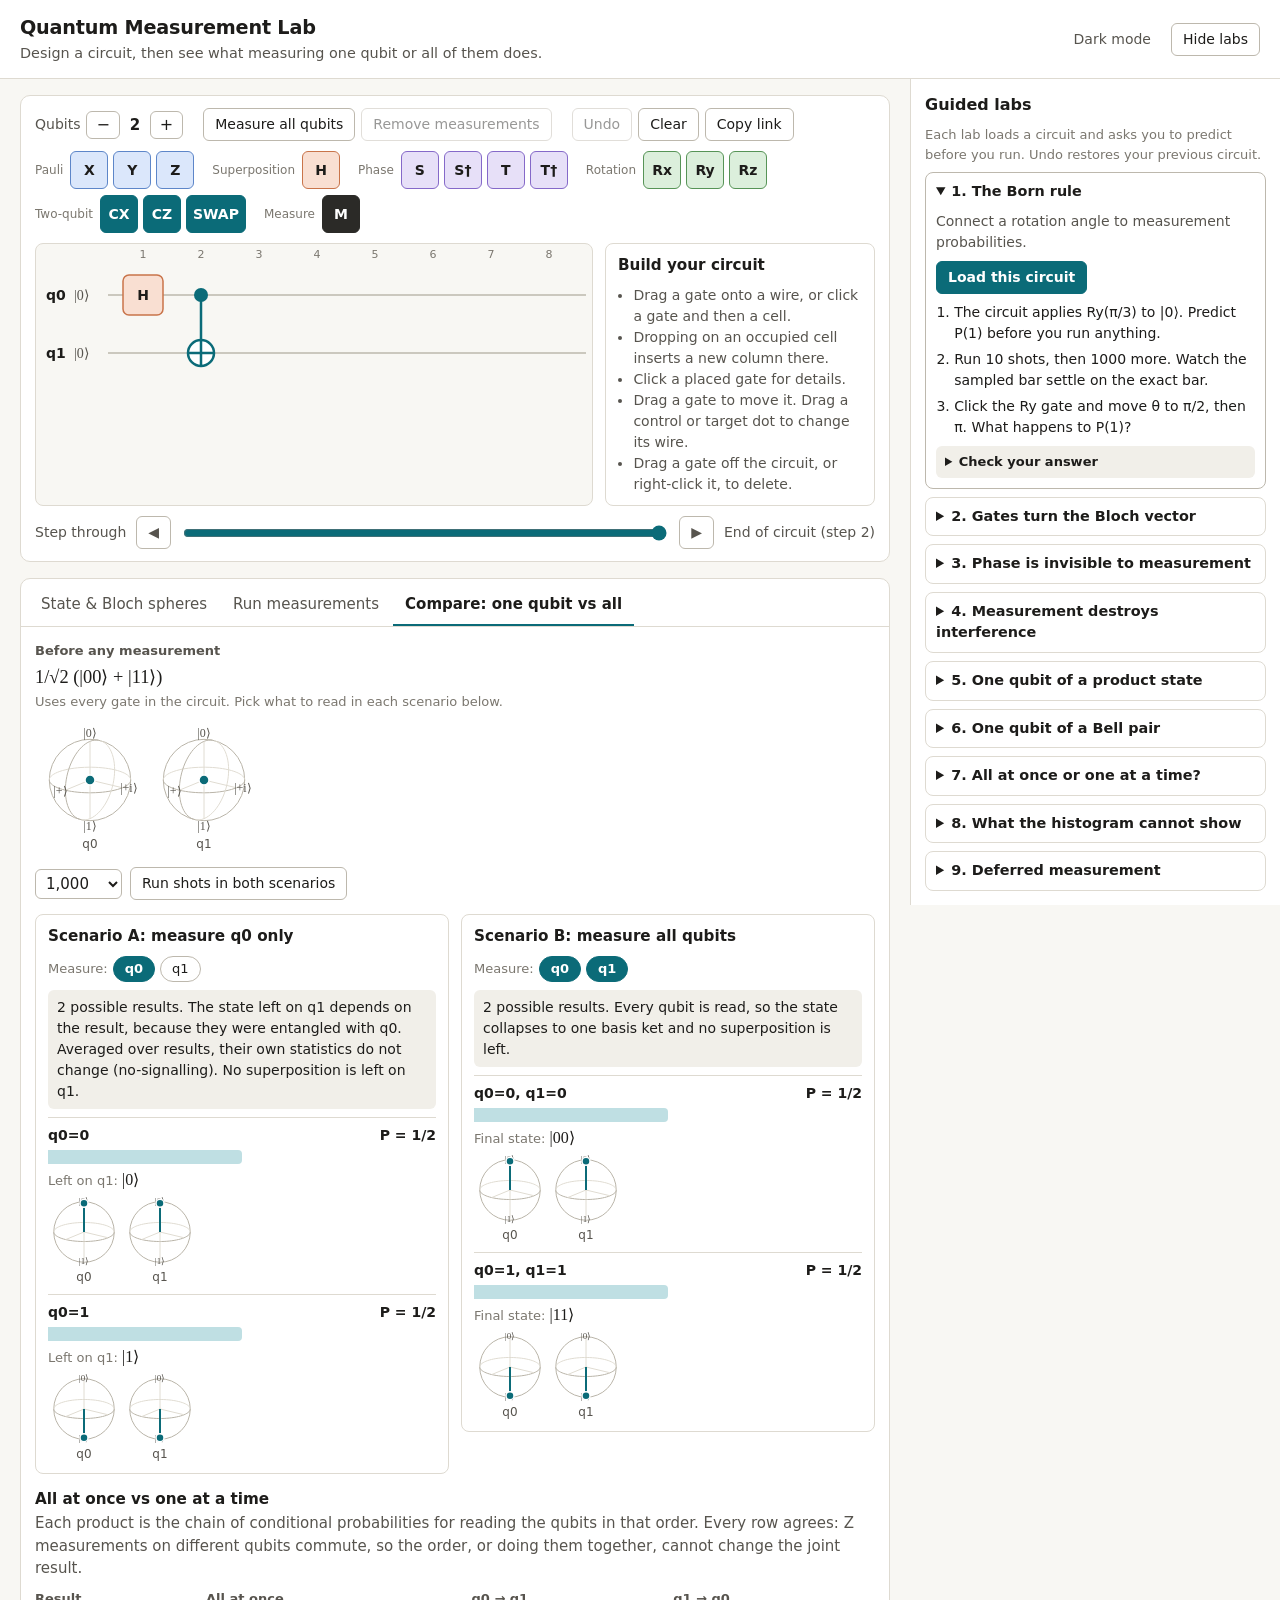
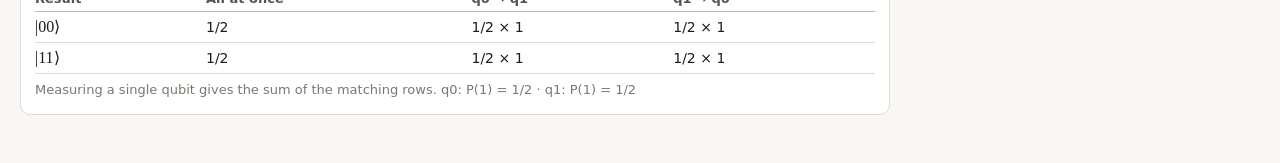
<file: index.html>
<!doctype html>
<html lang="en">
<head>
<meta charset="utf-8">
<meta name="viewport" content="width=device-width, initial-scale=1">
<title>Quantum Measurement Lab</title>
<meta name="description" content="Design a quantum circuit and see what measuring one qubit, or all of them, actually does.">
<link rel="stylesheet" href="css/style.css">
</head>
<body>
<header class="topbar">
  <div>
    <h1>Quantum Measurement Lab</h1>
    <p>Design a circuit, then see what measuring one qubit or all of them does.</p>
  </div>
  <div class="topbar-actions">
    <button id="theme-toggle" class="btn ghost" type="button">Dark mode</button>
    <button id="labs-toggle" class="btn" type="button" aria-expanded="true" aria-controls="labs">Hide labs</button>
  </div>
</header>

<div class="layout" id="layout">
  <main class="workspace">
    <section class="builder" aria-label="Circuit designer">
      <div class="toolbar">
        <div class="stepper" role="group" aria-label="Number of qubits">
          <span class="stepper-label">Qubits</span>
          <button id="qubit-minus" class="btn small" type="button" aria-label="Remove a qubit">−</button>
          <output id="qubit-count">2</output>
          <button id="qubit-plus" class="btn small" type="button" aria-label="Add a qubit">+</button>
        </div>
        <span class="toolbar-gap"></span>
        <button id="measure-all" class="btn" type="button">Measure all qubits</button>
        <button id="remove-measures" class="btn" type="button">Remove measurements</button>
        <span class="toolbar-gap"></span>
        <button id="undo" class="btn" type="button">Undo</button>
        <button id="clear" class="btn" type="button">Clear</button>
        <button id="share" class="btn" type="button">Copy link</button>
      </div>

      <div id="palette" class="palette" aria-label="Gates"></div>

      <div class="circuit-row">
        <div class="circuit-scroll" id="circuit-scroll">
          <svg id="circuit" class="circuit" role="img" aria-label="Quantum circuit"></svg>
        </div>
        <aside id="inspector" class="inspector" aria-live="polite"></aside>
      </div>

      <div class="scrub" id="scrub"></div>
    </section>

    <section class="results" aria-label="Results">
      <div class="tabs" role="tablist">
        <button class="tab" role="tab" data-tab="state" type="button">State &amp; Bloch spheres</button>
        <button class="tab" role="tab" data-tab="measure" type="button">Run measurements</button>
        <button class="tab" role="tab" data-tab="compare" type="button">Compare: one qubit vs all</button>
      </div>
      <div id="panel" class="panel" role="tabpanel"></div>
    </section>
  </main>

  <aside id="labs" class="labs" aria-label="Guided labs"></aside>
</div>

<div id="toast" class="toast" role="status" aria-live="polite"></div>

<script src="js/quantum.js"></script>
<script src="js/bloch.js"></script>
<script src="js/labs.js"></script>
<script src="js/app.js"></script>
</body>
</html>
</file>
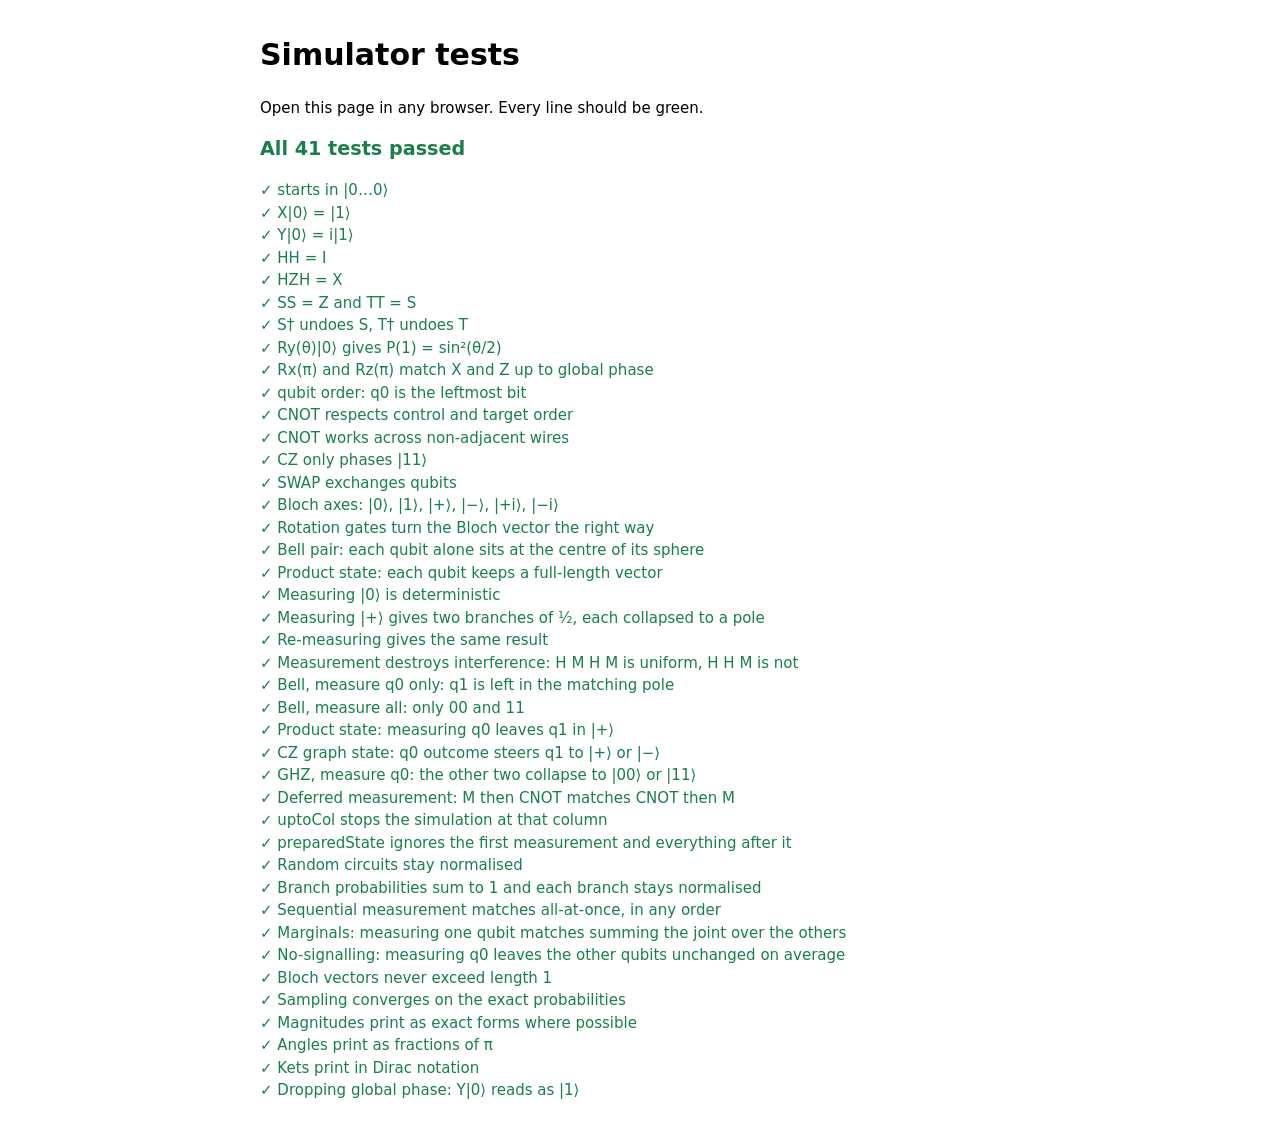
<file: tests/index.html>
<!doctype html>
<html lang="en">
<head>
<meta charset="utf-8">
<title>Simulator tests</title>
<style>
  body { font: 15px/1.5 system-ui, sans-serif; max-width: 760px; margin: 2rem auto; padding: 0 1rem; }
  .pass { color: #1a7f4b; } .fail { color: #c0392b; font-weight: 600; white-space: pre-wrap; }
  #summary { font-size: 1.2rem; font-weight: 600; margin-bottom: 1rem; }
</style>
</head>
<body>
<h1>Simulator tests</h1>
<p>Open this page in any browser. Every line should be green.</p>
<div id="summary"></div>
<div id="results"></div>
<script src="../js/quantum.js"></script>
<script src="quantum.test.js"></script>
</body>
</html>
</file>
<file: css/style.css>
:root {
  --paper: #f8f7f3;
  --surface: #ffffff;
  --sunken: #f1efe9;
  --ink: #1d1c1a;
  --ink-2: #57544e;
  --ink-3: #7b776f;
  --line: #dedad1;
  --line-strong: #bdb8ad;
  --accent: #0b6b78;
  --accent-soft: #bfdfe3;
  --accent-ink: #ffffff;
  --highlight: #fff3c9;

  --g-pauli: #dbe7fb;    --g-pauli-b: #5d86c9;
  --g-clifford: #f9dfd2; --g-clifford-b: #c9744a;
  --g-phase: #e7e0f8;    --g-phase-b: #8569c9;
  --g-rotation: #dcefdc; --g-rotation-b: #579457;
  --g-entangling: #0b6b78;
  --g-measure: #2b2a27;  --g-measure-ink: #ffffff;

  --sphere-line: #b9b4a8;
  --sphere-back: #e0dcd2;
  --sphere-text: #57544e;
  --ket: "Cambria Math", "STIX Two Math", "Latin Modern Math", Georgia, serif;
  --mono: ui-monospace, "SF Mono", "DejaVu Sans Mono", Menlo, Consolas, monospace;
  color-scheme: light;
}

@media (prefers-color-scheme: dark) {
  :root:not([data-theme="light"]) {
    --paper: #161614; --surface: #201f1d; --sunken: #2a2926; --ink: #f0eee8; --ink-2: #b9b5ab; --ink-3: #97938a;
    --line: #38362f; --line-strong: #55524a; --accent: #5cc0cc; --accent-soft: #1f4a50; --accent-ink: #0e2a2e; --highlight: #4d4318;
    --g-pauli: #233553; --g-pauli-b: #7ba3e3; --g-clifford: #4e2f20; --g-clifford-b: #e29670;
    --g-phase: #352b53; --g-phase-b: #a48fe6; --g-rotation: #263f26; --g-rotation-b: #7fbf7f;
    --g-entangling: #5cc0cc; --g-measure: #e8e6df; --g-measure-ink: #1d1c1a;
    --sphere-line: #6f6b61; --sphere-back: #3a3832; --sphere-text: #b9b5ab;
    color-scheme: dark;
  }
}
:root[data-theme="dark"] {
  --paper: #161614; --surface: #201f1d; --sunken: #2a2926; --ink: #f0eee8; --ink-2: #b9b5ab; --ink-3: #97938a;
  --line: #38362f; --line-strong: #55524a; --accent: #5cc0cc; --accent-soft: #1f4a50; --accent-ink: #0e2a2e; --highlight: #4d4318;
  --g-pauli: #233553; --g-pauli-b: #7ba3e3; --g-clifford: #4e2f20; --g-clifford-b: #e29670;
  --g-phase: #352b53; --g-phase-b: #a48fe6; --g-rotation: #263f26; --g-rotation-b: #7fbf7f;
  --g-entangling: #5cc0cc; --g-measure: #e8e6df; --g-measure-ink: #1d1c1a;
  --sphere-line: #6f6b61; --sphere-back: #3a3832; --sphere-text: #b9b5ab;
  color-scheme: dark;
}

* { box-sizing: border-box; }
html { -webkit-text-size-adjust: 100%; }
body {
  margin: 0; background: var(--paper); color: var(--ink);
  font: 15px/1.5 system-ui, -apple-system, "Segoe UI", Roboto, sans-serif;
}
h1, h2, h3, h4, p { margin: 0; }
button, select, input { font: inherit; color: inherit; }
:focus-visible { outline: 2px solid var(--accent); outline-offset: 2px; }

.topbar {
  display: flex; justify-content: space-between; align-items: center; gap: 16px; flex-wrap: wrap;
  padding: 14px 20px; border-bottom: 1px solid var(--line); background: var(--surface);
}
.topbar h1 { font-size: 1.2rem; letter-spacing: -0.01em; }
.topbar p { color: var(--ink-2); font-size: 0.9rem; }
.topbar-actions { display: flex; gap: 8px; }

.btn {
  border: 1px solid var(--line-strong); background: var(--surface); border-radius: 6px;
  padding: 5px 11px; cursor: pointer; font-size: 0.875rem; white-space: nowrap;
}
.btn:hover:not(:disabled) { background: var(--sunken); }
.btn:disabled { opacity: 0.45; cursor: not-allowed; }
.btn.small { padding: 1px 9px; font-size: 1rem; }
.btn.ghost { border-color: transparent; background: transparent; color: var(--ink-2); }
.btn.primary { background: var(--accent); border-color: var(--accent); color: var(--accent-ink); font-weight: 600; }
.btn.primary:hover:not(:disabled) { background: var(--accent); filter: brightness(1.1); }

.layout { display: grid; grid-template-columns: minmax(0, 1fr) 370px; align-items: start; }
.layout.labs-hidden { grid-template-columns: minmax(0, 1fr); }
.layout.labs-hidden .labs { display: none; }
.workspace { padding: 16px 20px 48px; display: flex; flex-direction: column; gap: 16px; min-width: 0; }

.builder, .results { background: var(--surface); border: 1px solid var(--line); border-radius: 10px; }
.builder { padding: 12px 14px; display: flex; flex-direction: column; gap: 10px; }

.toolbar { display: flex; flex-wrap: wrap; align-items: center; gap: 6px; }
.toolbar-gap { width: 8px; }
.stepper { display: inline-flex; align-items: center; gap: 6px; }
.stepper-label { color: var(--ink-2); font-size: 0.875rem; }
.stepper output { min-width: 1.2em; text-align: center; font-weight: 600; }

.palette { display: flex; flex-wrap: wrap; gap: 6px 18px; user-select: none; -webkit-user-select: none; }
.palette-group { display: flex; align-items: center; gap: 5px; }
.palette-group > span { color: var(--ink-3); font-size: 0.75rem; margin-right: 2px; }
.gate-chip {
  min-width: 38px; height: 38px; padding: 0 6px; border-radius: 6px; cursor: grab; font-weight: 600;
  display: inline-flex; align-items: center; justify-content: center; touch-action: none;
  border: 1.5px solid var(--line-strong); background: var(--sunken); font-size: 0.875rem;
}
.gate-chip:hover:not(:disabled) { filter: brightness(0.96); }
.gate-chip:disabled { opacity: 0.35; cursor: not-allowed; }
.gate-chip.armed { box-shadow: 0 0 0 3px var(--accent); }
.gate-chip.k-pauli { background: var(--g-pauli); border-color: var(--g-pauli-b); }
.gate-chip.k-clifford { background: var(--g-clifford); border-color: var(--g-clifford-b); }
.gate-chip.k-phase { background: var(--g-phase); border-color: var(--g-phase-b); }
.gate-chip.k-rotation { background: var(--g-rotation); border-color: var(--g-rotation-b); }
.gate-chip.k-entangling { background: var(--g-entangling); border-color: var(--g-entangling); color: var(--accent-ink); }
.gate-chip.k-measure { background: var(--g-measure); border-color: var(--g-measure); color: var(--g-measure-ink); }
.gate-ghost {
  position: fixed; z-index: 50; pointer-events: none; transform: translate(-50%, -50%); opacity: 0.9;
  box-shadow: 0 4px 14px rgba(0, 0, 0, 0.25);
}

.circuit-row { display: grid; grid-template-columns: minmax(0, 1fr) 270px; gap: 12px; align-items: stretch; min-height: 250px; }
.circuit-scroll { overflow-x: auto; border: 1px solid var(--line); border-radius: 8px; background: var(--paper); }
.circuit { display: block; user-select: none; -webkit-user-select: none; }
.circuit .wire { stroke: var(--line-strong); stroke-width: 1.5; }
.circuit .wire-label { fill: var(--ink); font-size: 14px; font-weight: 600; }
.circuit .wire-init { fill: var(--ink-2); font-size: 14px; font-family: var(--ket); }
.circuit .col-num { fill: var(--ink-3); font-size: 11px; text-anchor: middle; }
.circuit .view-band { fill: var(--highlight); }
.circuit .drop-preview { fill: var(--accent); opacity: 0.2; }
.circuit .op { cursor: grab; touch-action: none; }
.circuit .op.future { opacity: 0.28; }
.circuit .gate-box { stroke-width: 1.5; }
.circuit .gate-text { fill: var(--ink); font-size: 14px; font-weight: 600; text-anchor: middle; dominant-baseline: central; pointer-events: none; }
.circuit .gate-angle { fill: var(--ink-2); font-size: 10px; text-anchor: middle; dominant-baseline: central; pointer-events: none; }
.circuit .k-pauli .gate-box { fill: var(--g-pauli); stroke: var(--g-pauli-b); }
.circuit .k-clifford .gate-box { fill: var(--g-clifford); stroke: var(--g-clifford-b); }
.circuit .k-phase .gate-box { fill: var(--g-phase); stroke: var(--g-phase-b); }
.circuit .k-rotation .gate-box { fill: var(--g-rotation); stroke: var(--g-rotation-b); }
.circuit .k-measure .gate-box { fill: var(--g-measure); stroke: var(--g-measure); }
.circuit .meter { fill: none; stroke: var(--g-measure-ink); stroke-width: 1.8; pointer-events: none; stroke-linecap: round; }
.circuit .link { stroke: var(--g-entangling); stroke-width: 2.5; }
.circuit .ctrl-dot { fill: var(--g-entangling); }
.circuit .target-ring { fill: var(--surface); stroke: var(--g-entangling); stroke-width: 2.5; }
.circuit .target-plus { stroke: var(--g-entangling); stroke-width: 2.5; pointer-events: none; }
.circuit .swap-x { stroke: var(--g-entangling); stroke-width: 3; stroke-linecap: round; }
.circuit .hit { fill: transparent; }
.circuit .selected-ring { fill: none; stroke: var(--accent); stroke-width: 2; stroke-dasharray: 4 3; pointer-events: none; }

.inspector {
  border: 1px solid var(--line); border-radius: 8px; padding: 10px 12px; font-size: 0.875rem;
  display: flex; flex-direction: column; gap: 8px; min-height: 120px;
}
.inspector h3 { font-size: 0.95rem; }
.inspector ul { margin: 0; padding-left: 1.1em; color: var(--ink-2); }
.inspector label { display: flex; flex-direction: column; gap: 2px; color: var(--ink-2); font-size: 0.8125rem; }
.inspector input[type="range"] { width: 100%; accent-color: var(--accent); }
.inspector .about { color: var(--ink-2); }
.inspector .qubit-pickers { display: flex; gap: 8px; }
.inspector select { padding: 2px 4px; border-radius: 4px; border: 1px solid var(--line-strong); background: var(--surface); }
.matrix { display: inline-grid; gap: 1px 12px; padding: 2px 8px; border-left: 2px solid var(--ink-2); border-right: 2px solid var(--ink-2); border-radius: 6px; font-family: var(--ket); font-size: 0.875rem; text-align: center; }

.scrub { display: flex; align-items: center; gap: 10px; flex-wrap: wrap; font-size: 0.875rem; color: var(--ink-2); }
.scrub input[type="range"] { flex: 1 1 180px; accent-color: var(--accent); min-width: 120px; }

.tabs { display: flex; gap: 2px; padding: 6px 8px 0; border-bottom: 1px solid var(--line); overflow-x: auto; }
.tab {
  border: 0; background: none; padding: 8px 12px; cursor: pointer; color: var(--ink-2);
  border-bottom: 2.5px solid transparent; white-space: nowrap; font-weight: 500;
}
.tab[aria-selected="true"] { color: var(--ink); border-bottom-color: var(--accent); font-weight: 600; }
.panel { padding: 14px; display: flex; flex-direction: column; gap: 14px; }

.ket { font-family: var(--ket); font-size: 1.15rem; overflow-wrap: anywhere; }
.ket-small { font-family: var(--ket); font-size: 1rem; overflow-wrap: anywhere; }
.muted { color: var(--ink-2); }
.fine { color: var(--ink-3); font-size: 0.8125rem; }
.section-title { font-size: 0.8125rem; font-weight: 600; color: var(--ink-2); margin-bottom: 4px; }
.state-line { display: flex; flex-direction: column; gap: 2px; }

.chips { display: flex; flex-wrap: wrap; gap: 5px; align-items: center; }
.chip {
  border: 1px solid var(--line-strong); border-radius: 999px; background: var(--surface);
  padding: 2px 11px; cursor: pointer; font-size: 0.8125rem;
}
.chip[aria-pressed="true"] { background: var(--accent); border-color: var(--accent); color: var(--accent-ink); font-weight: 600; }

.bloch-row { display: flex; flex-wrap: wrap; gap: 10px; }
.bloch-card {
  border: 1px solid var(--line); border-radius: 8px; padding: 8px 10px; display: flex; flex-direction: column;
  align-items: center; gap: 2px; width: 196px;
}
.bloch-card h4 { font-size: 0.9rem; }
.bloch-card .facts { font-size: 0.8125rem; color: var(--ink-2); text-align: center; line-height: 1.35; }
.bloch-card .verdict { font-size: 0.8125rem; font-weight: 600; text-align: center; }
canvas.bloch { cursor: grab; touch-action: none; display: block; }
.bloch-mini { display: inline-flex; flex-direction: column; align-items: center; font-size: 0.75rem; color: var(--ink-2); }
.bloch-minis { display: flex; flex-wrap: wrap; gap: 4px; }

.table-wrap { overflow-x: auto; }
table.data { border-collapse: collapse; width: 100%; font-size: 0.875rem; }
table.data th { text-align: left; font-weight: 600; color: var(--ink-2); font-size: 0.8125rem; border-bottom: 1px solid var(--line-strong); padding: 3px 10px 3px 0; white-space: nowrap; }
table.data td { border-bottom: 1px solid var(--line); padding: 3px 10px 3px 0; white-space: nowrap; font-variant-numeric: tabular-nums; }
table.data td.bar-cell { width: 45%; min-width: 90px; }
.mini-bar { height: 10px; background: var(--accent); border-radius: 0 4px 4px 0; min-width: 2px; }

.controls { display: flex; flex-wrap: wrap; align-items: center; gap: 8px; }
.controls select { padding: 4px 6px; border-radius: 6px; border: 1px solid var(--line-strong); background: var(--surface); }
.empty { padding: 24px 12px; text-align: center; display: flex; flex-direction: column; gap: 10px; align-items: center; }

.measure-grid { display: grid; grid-template-columns: minmax(0, 1.25fr) minmax(0, 1fr); gap: 16px; align-items: start; }
.legend { display: flex; flex-wrap: wrap; gap: 14px; font-size: 0.8125rem; color: var(--ink-2); }
.legend i { display: inline-block; vertical-align: -1px; margin-right: 5px; border-radius: 0 3px 3px 0; }
.legend .key-exact { width: 18px; height: 14px; background: var(--accent-soft); }
.legend .key-sampled { width: 18px; height: 6px; background: var(--accent); vertical-align: 2px; }
.hist-head, .hist-row { display: grid; grid-template-columns: auto minmax(60px, 1fr) 4.2em 4.2em; gap: 10px; align-items: center; }
.hist-head { font-size: 0.75rem; color: var(--ink-2); font-weight: 600; padding: 0 6px 3px; }
.hist-head .num, .hist-row .num { text-align: right; font-variant-numeric: tabular-nums; }
.hist-row {
  width: 100%; border: 0; background: none; padding: 3px 6px; cursor: pointer; border-radius: 6px; text-align: left; font-size: 0.875rem;
}
.hist-row:hover { background: var(--sunken); }
.hist-row.picked { background: var(--sunken); box-shadow: inset 2px 0 0 var(--accent); }
.hist-row.flash { animation: flash 900ms ease-out; }
@keyframes flash { 0% { background: var(--highlight); } 100% { background: transparent; } }
@media (prefers-reduced-motion: reduce) { .hist-row.flash { animation: none; background: var(--highlight); } }
.bits { display: inline-flex; font-family: var(--mono); font-weight: 600; }
.bits > span { width: 2.1em; text-align: center; }
.bar-track { position: relative; height: 20px; }
.bar-exact { position: absolute; left: 0; top: 0; bottom: 0; background: var(--accent-soft); border-radius: 0 4px 4px 0; }
.bar-sampled { position: absolute; left: 0; top: 7px; height: 6px; background: var(--accent); border-radius: 0 3px 3px 0; }
.detail { border: 1px solid var(--line); border-radius: 8px; padding: 10px 12px; display: flex; flex-direction: column; gap: 8px; }
.detail h3 { font-size: 0.95rem; }

.compare-grid { display: grid; grid-template-columns: repeat(2, minmax(0, 1fr)); gap: 12px; align-items: start; }
.scenario { border: 1px solid var(--line); border-radius: 8px; padding: 10px 12px; display: flex; flex-direction: column; gap: 8px; min-width: 0; }
.scenario h3 { font-size: 0.95rem; }
.scenario .insight { background: var(--sunken); border-radius: 6px; padding: 7px 9px; font-size: 0.875rem; }
.outcome { border-top: 1px solid var(--line); padding-top: 7px; display: flex; flex-direction: column; gap: 4px; }
.outcome-head { display: flex; justify-content: space-between; gap: 8px; font-size: 0.875rem; font-weight: 600; flex-wrap: wrap; }
.outcome .num { font-variant-numeric: tabular-nums; }
.outcome .bar-track { height: 14px; }
.outcome .bar-sampled { top: 4px; }

.labs { border-left: 1px solid var(--line); padding: 14px; display: flex; flex-direction: column; gap: 8px; position: sticky; top: 0; max-height: 100vh; overflow-y: auto; background: var(--surface); }
.labs > h2 { font-size: 1rem; }
.lab { border: 1px solid var(--line); border-radius: 8px; }
.lab[open] { border-color: var(--line-strong); }
.lab summary { cursor: pointer; padding: 8px 10px; font-weight: 600; font-size: 0.9rem; }
.lab-body { padding: 0 10px 10px; display: flex; flex-direction: column; gap: 8px; font-size: 0.875rem; }
.lab-body ol { margin: 0; padding-left: 1.3em; display: flex; flex-direction: column; gap: 5px; }
.lab-body .goal { color: var(--ink-2); }
.lab-body details { background: var(--sunken); border-radius: 6px; padding: 6px 9px; }
.lab-body details summary { padding: 0; font-weight: 600; font-size: 0.8125rem; }
.lab-body details p { margin-top: 5px; }
.lab-body code, .ket-inline { font-family: var(--ket); }

.toast {
  position: fixed; left: 50%; bottom: 22px; transform: translateX(-50%); background: var(--ink); color: var(--paper);
  padding: 7px 14px; border-radius: 7px; font-size: 0.875rem; opacity: 0; pointer-events: none; transition: opacity 160ms; z-index: 60; max-width: calc(100vw - 32px);
}
.toast.show { opacity: 1; }

@media (max-width: 1180px) {
  .layout { grid-template-columns: minmax(0, 1fr); }
  .labs { border-left: 0; border-top: 1px solid var(--line); position: static; max-height: none; padding: 16px; }
}
@media (max-width: 860px) {
  .circuit-row, .measure-grid, .compare-grid { grid-template-columns: minmax(0, 1fr); }
  .workspace { padding: 12px 16px 32px; }
  .topbar { padding: 12px 16px; }
  .bloch-card { width: calc(50% - 5px); min-width: 150px; }
}
</file>
